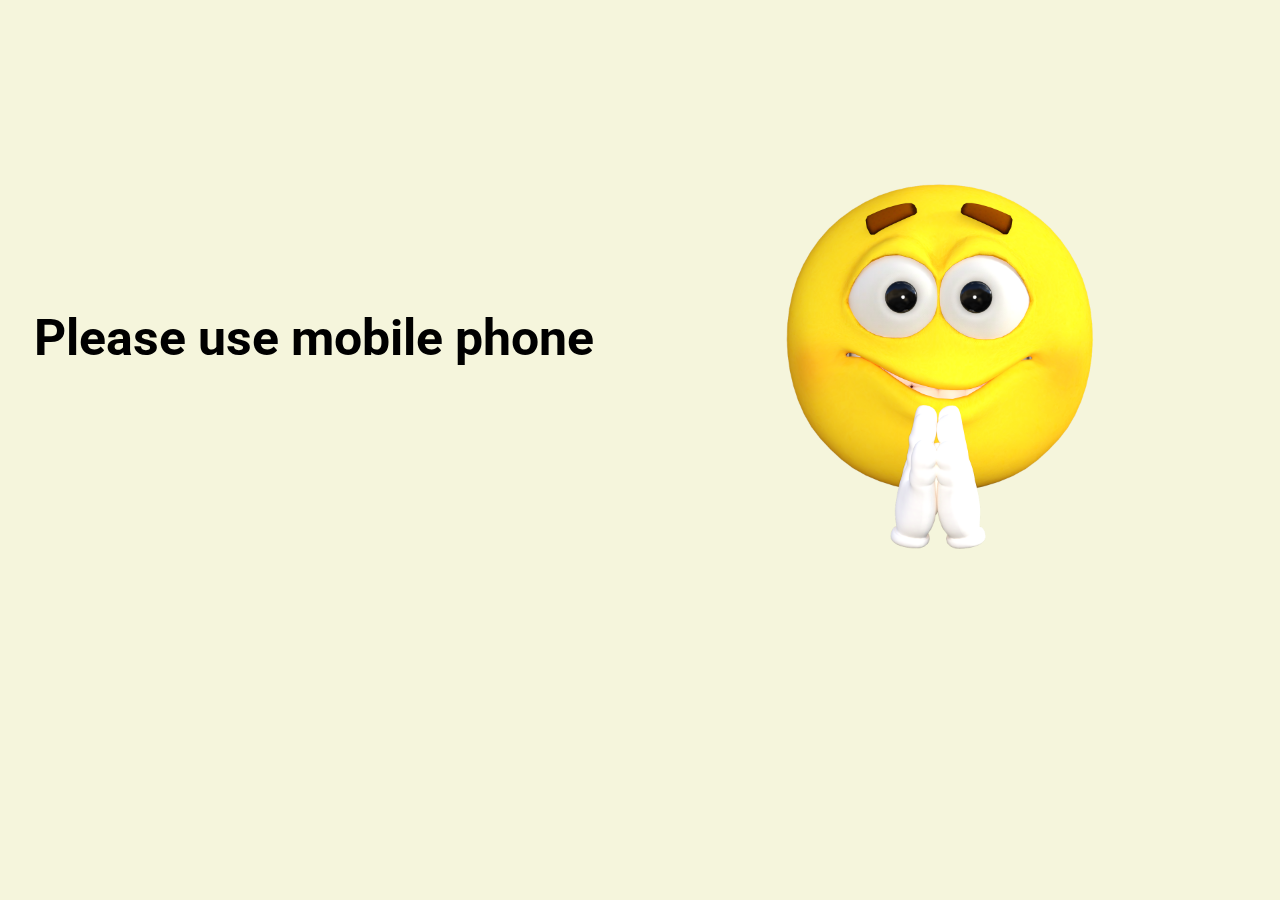
<file: index.html>
<!DOCTYPE html>
<html lang="en">

<head>
    <meta charset="UTF-8">
    <meta http-equiv="X-UA-Compatible" content="IE=edge">
    <meta name="viewport" content="width=device-width, initial-scale=1.0">
    <title>Document</title>
    <link rel="stylesheet" href="https://maxcdn.bootstrapcdn.com/bootstrap/4.5.2/css/bootstrap.min.css">
    <link rel="preconnect" href="https://fonts.googleapis.com">
    <link rel="preconnect" href="https://fonts.gstatic.com" crossorigin>
    <link href="https://fonts.googleapis.com/css2?family=Roboto&display=swap" rel="stylesheet">
    <link rel="stylesheet" href="./mobile.css">
</head>

<body>
    <div class="other-screen">Please use mobile phone 
        <img src="images/emoticon-1626442_1920.png" alt="">
    </div>
    <div class="login-background ">
        <div class="container-fluid statusbar">
            <div class="row">
                <div class="col-6 right-section"> 4:20 </div>
                <div class="col-6 d-flex justify-content-end align-items-center left-section">
                    <img src="images/signal.svg" alt="icon">
                    <img src="images/wifi.svg" alt="icon" class="mx-2">
                    <img src="images/battery.svg" alt="icon">
                </div>
            </div>
        </div>
        <div class="mx-4 page-alignment position-relative">
            <div class="app-description">
                <div class="logo">
                    <div class="logo-icon"> Q </div>
                    <div class="logo-name"> Quantum Wallet </div>
                </div>
                <div class="descritption">
                    <div class="description-head"> Keep your cards in one place </div>
                    <div class="heading-details"> Keep your cards in one safe place.We can
                        secure your information </div>
                </div>
            </div>
        </div>
        <div class="buttons">
            <a href="./login-2.html" class="btn button1"> Get started </a>  
            <a href="./login-2.html" class="btn button2 btn-secondary"> Log in </a>           
        </div>
        <script src="https://ajax.googleapis.com/ajax/libs/jquery/3.5.1/jquery.min.js"></script>
        <script src="https://cdnjs.cloudflare.com/ajax/libs/popper.js/1.16.0/umd/popper.min.js"></script>
        <script src="https://maxcdn.bootstrapcdn.com/bootstrap/4.5.2/js/bootstrap.min.js"></script>
    </div>
</body>
</html>
</file>
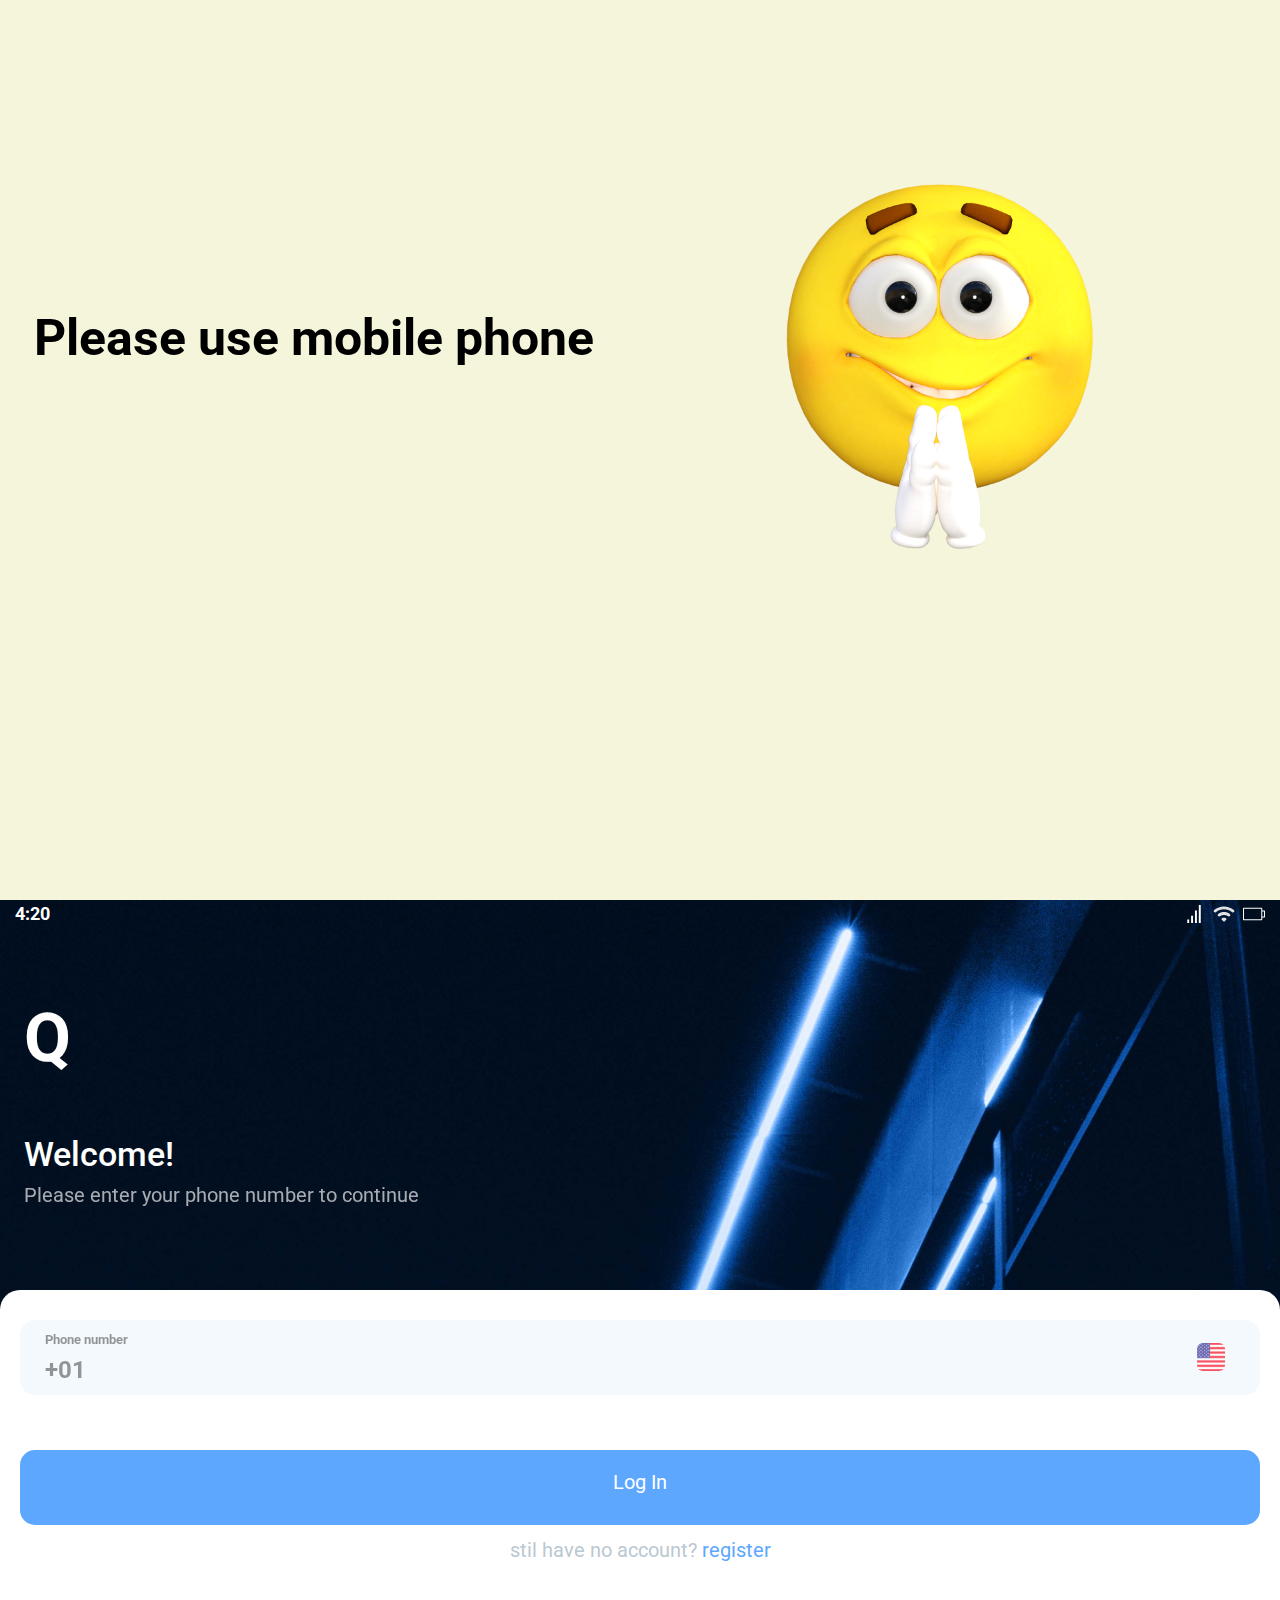
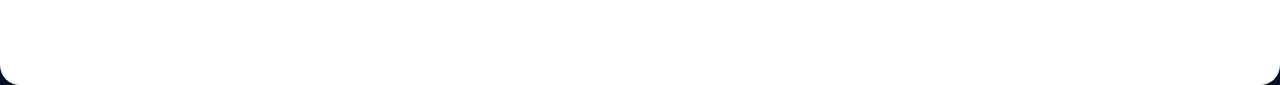
<file: login-2.html>
<!DOCTYPE html>
<html lang="en">

<head>
    <meta charset="UTF-8">
    <meta http-equiv="X-UA-Compatible" content="IE=edge">
    <meta name="viewport" content="width=device-width, initial-scale=1.0">
    <title>Document</title>
    <link rel="stylesheet" href="https://maxcdn.bootstrapcdn.com/bootstrap/4.5.2/css/bootstrap.min.css">
    <link rel="preconnect" href="https://fonts.googleapis.com">
    <link rel="preconnect" href="https://fonts.gstatic.com" crossorigin>
    <link href="https://fonts.googleapis.com/css2?family=Roboto&display=swap" rel="stylesheet">
    <link rel="stylesheet" href="./mobile.css">
</head>

<body>
    <div class="other-screen">Please use mobile phone 
        <img src="images/emoticon-1626442_1920.png" alt="">
    </div>
    <div class=" login-background-1">
        <div class="container-fluid statusbar">
            <div class="row">
                <div class="col-6 right-section"> 4:20 </div>
                <div class="col-6 d-flex justify-content-end align-items-center left-section">
                    <img src="images/signal.svg" alt="icon">
                    <img src="images/wifi.svg" alt="icon" class="mx-2">
                    <img src="images/battery.svg" alt="icon">
                </div>
            </div>
        </div>
        <div class="mx-4 page-alignment">
            <div class="app-description app-descritption-2">
                <div class="logo">
                    <div class="logo-icon"> Q </div>
                </div>
                <div class="descritption">
                    <div class="description-head descritption-head-2">Welcome!</div>
                    <div class="heading-details heading-details-2"> Please enter your phone number to continue</div>
                </div>
            </div>
        </div>
        <div class="box">
            <div class="phone-number">
                <label for="number" class="number"> Phone number </label>
                <label for="number" class="country-code">+01 </label>
                <input type="tel" id="number" name="phone" pattern="[0-9]{3}-[0-9]{4}-[0-9]{3}" required>
                <label for="number"> <img src="images/flag.svg" alt="country"> </label>
            </div>
            <a href="./verification-code.html" class="btn button1 login-btn"> Log In </a> 
            <div class="account-info">
               <a href="./login-3.html"> <span>stil have no account?</span> <span>register </span> </a>
            </div>
        </div>
       
        <script src="https://ajax.googleapis.com/ajax/libs/jquery/3.5.1/jquery.min.js"></script>
        <script src="https://cdnjs.cloudflare.com/ajax/libs/popper.js/1.16.0/umd/popper.min.js"></script>
        <script src="https://maxcdn.bootstrapcdn.com/bootstrap/4.5.2/js/bootstrap.min.js"></script>
    </div>
</body>
</html>
</file>
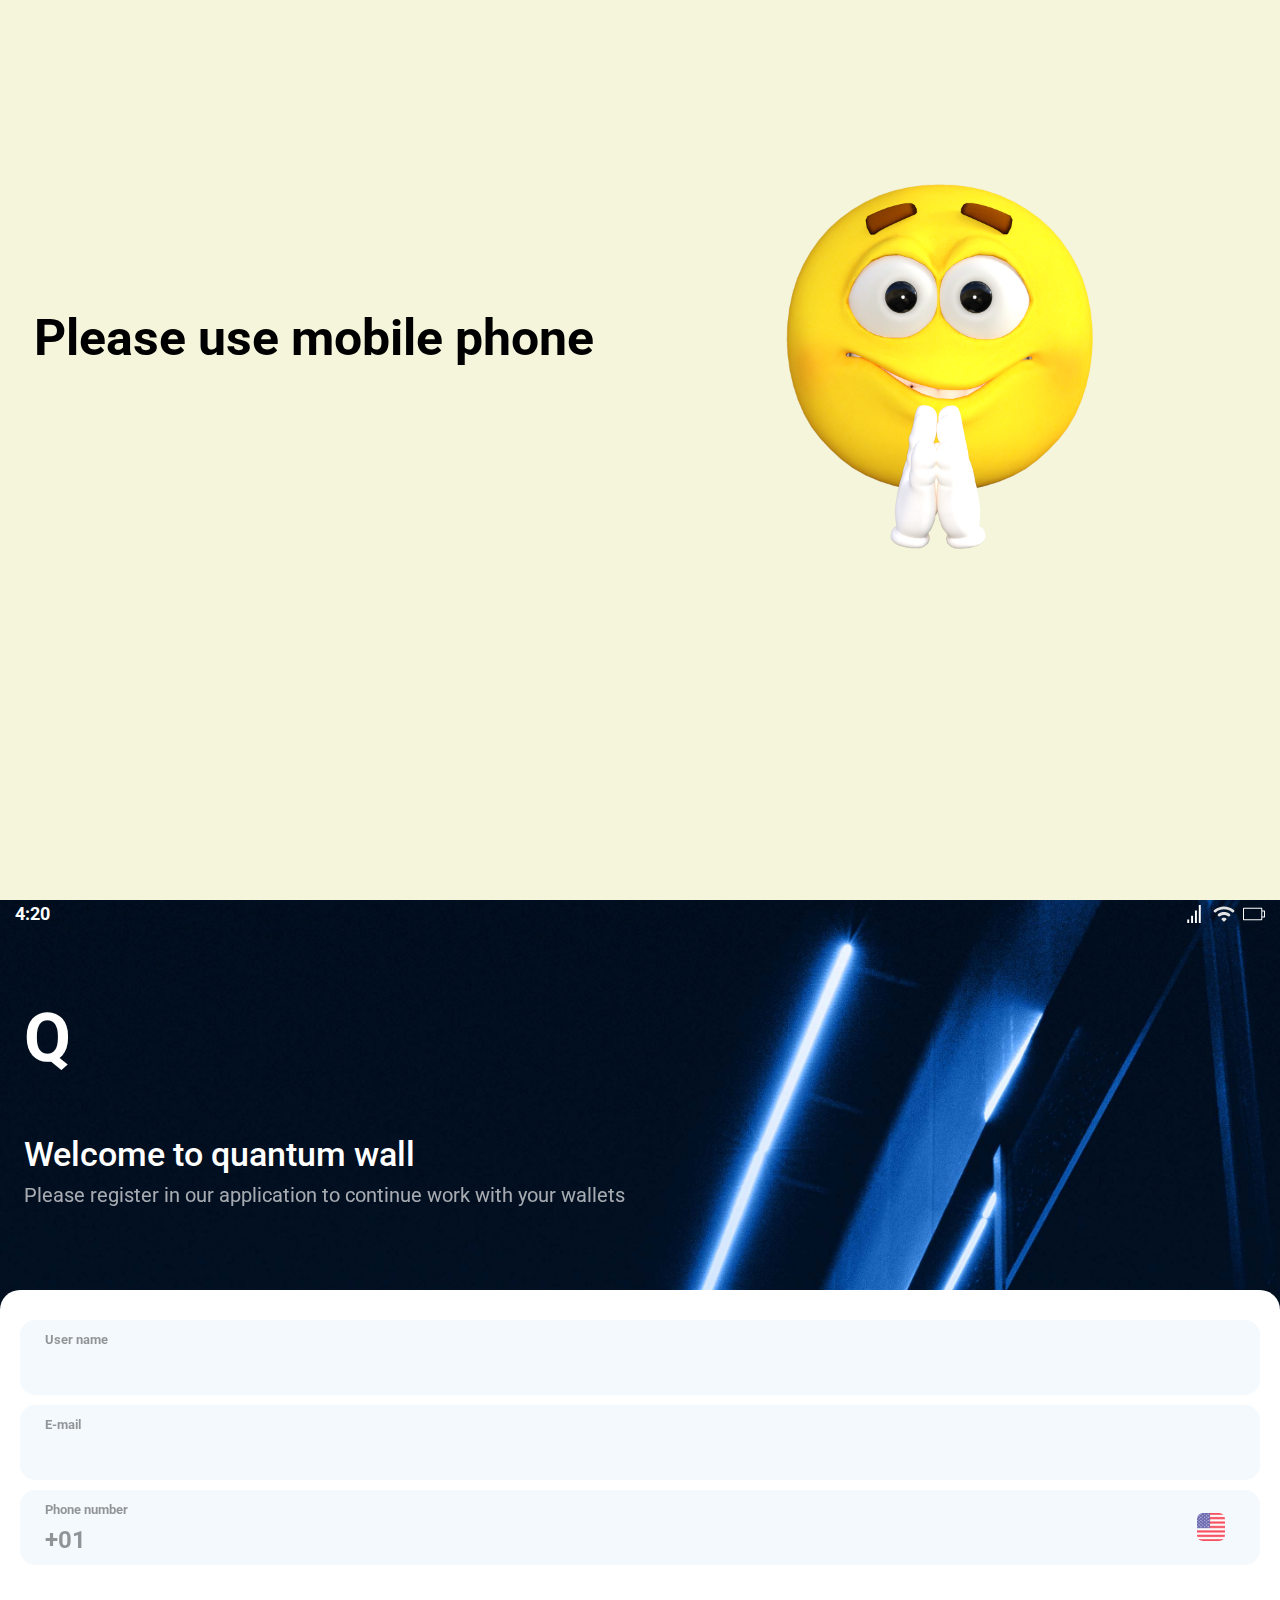
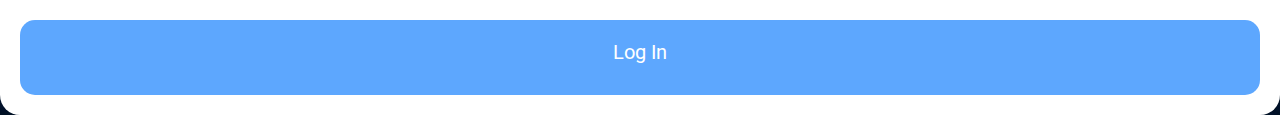
<file: login-3.html>
<!DOCTYPE html>
<html lang="en">

<head>
    <meta charset="UTF-8">
    <meta http-equiv="X-UA-Compatible" content="IE=edge">
    <meta name="viewport" content="width=device-width, initial-scale=1.0">
    <title>Document</title>
    <link rel="stylesheet" href="https://maxcdn.bootstrapcdn.com/bootstrap/4.5.2/css/bootstrap.min.css">
    <link rel="preconnect" href="https://fonts.googleapis.com">
    <link rel="preconnect" href="https://fonts.gstatic.com" crossorigin>
    <link href="https://fonts.googleapis.com/css2?family=Roboto&display=swap" rel="stylesheet">
    <link rel="stylesheet" href="./mobile.css">
</head>

<body>
    <div class="other-screen">Please use mobile phone 
        <img src="images/emoticon-1626442_1920.png" alt="">
    </div>
    <div class=" login-background-1">
        <div class="container-fluid statusbar">
            <div class="row">
                <div class="col-6 right-section"> 4:20 </div>
                <div class="col-6 d-flex justify-content-end align-items-center left-section">
                    <img src="images/signal.svg" alt="icon">
                    <img src="images/wifi.svg" alt="icon" class="mx-2">
                    <img src="images/battery.svg" alt="icon">
                </div>
            </div>
        </div>
        <div class="mx-4 page-alignment page-alignment-page3">
            <div class="app-description app-descritption-2">
                <div class="logo">
                    <div class="logo-icon"> Q </div>
                </div>
                <div class="descritption">
                    <div class="description-head descritption-head-2">Welcome to quantum wall</div>
                    <div class="heading-details heading-details-2"> Please register in our application to continue work with your wallets </div>
                </div>
            </div>
        </div>
        <div class="box box-page3">
            <div class="phone-number">
                <label for="=name" class="number"> User name </label>
                <input type="text" id="number-1" name="name" required>
            </div>
            <div class="phone-number">
                <label for="email" class="number"> E-mail </label>
                <input type="text" id="number-1" name="email" required>
            </div>
            <div class="phone-number">
                <label for="number" class="number"> Phone number </label>
                <label for="number" class="country-code">+01 </label>
                <input type="tel" id="number" name="phone" pattern="[0-9]{3}-[0-9]{4}-[0-9]{3}" required>
                <label for="number"> <img src="images/flag.svg" alt="country"> </label>
            </div>
            <a href="./login-sucess.html" class="btn button1 login-btn"> Log In </a> 
        </div>
       
        <script src="https://ajax.googleapis.com/ajax/libs/jquery/3.5.1/jquery.min.js"></script>
        <script src="https://cdnjs.cloudflare.com/ajax/libs/popper.js/1.16.0/umd/popper.min.js"></script>
        <script src="https://maxcdn.bootstrapcdn.com/bootstrap/4.5.2/js/bootstrap.min.js"></script>
    </div>
</body>
</html>
</file>
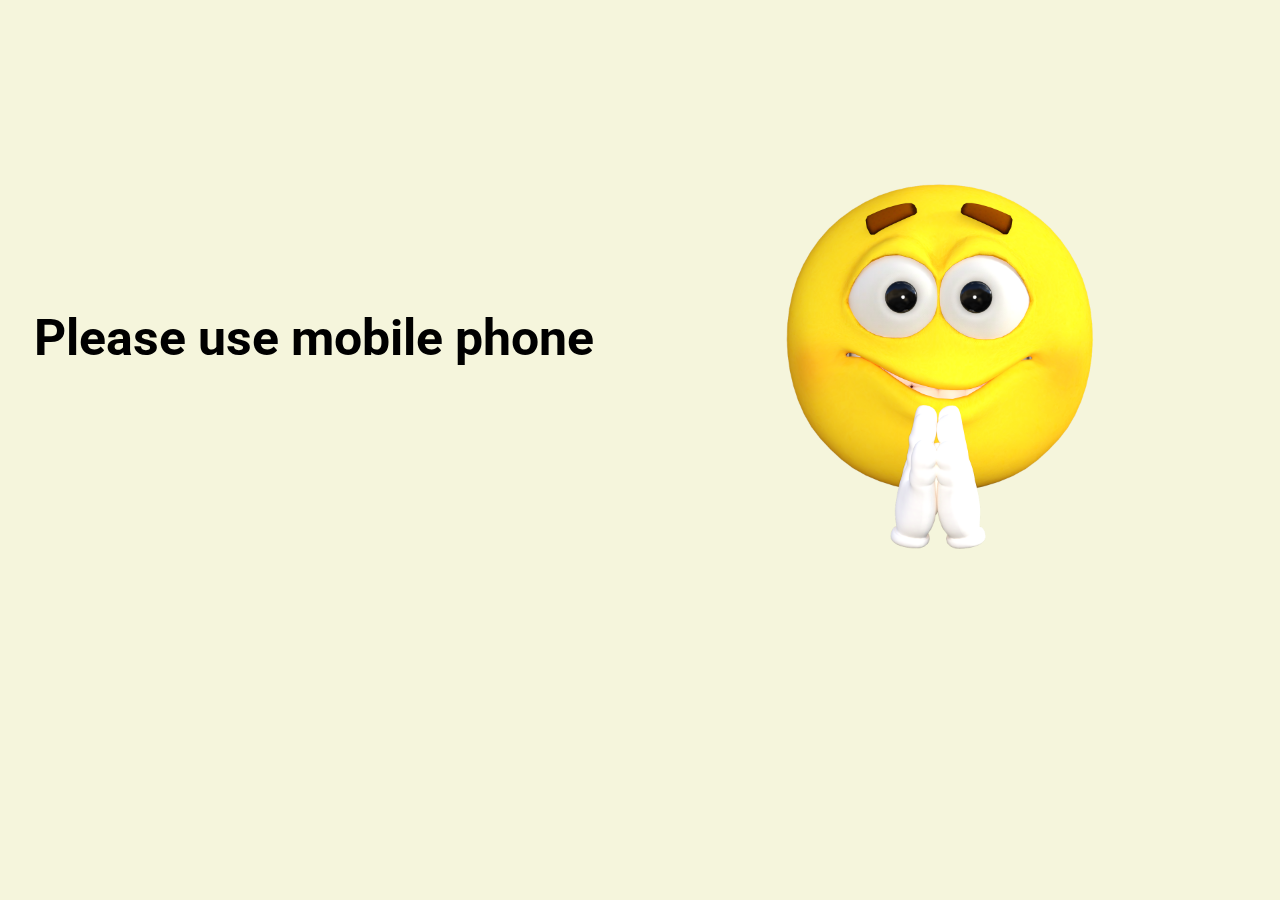
<file: login-sucess.html>
<!DOCTYPE html>
<html lang="en">

<head>
    <meta charset="UTF-8">
    <meta http-equiv="X-UA-Compatible" content="IE=edge">
    <meta name="viewport" content="width=device-width, initial-scale=1.0">
    <title>Document</title>
    <link rel="stylesheet" href="https://maxcdn.bootstrapcdn.com/bootstrap/4.5.2/css/bootstrap.min.css">
    <link rel="preconnect" href="https://fonts.googleapis.com">
    <link rel="preconnect" href="https://fonts.gstatic.com" crossorigin>
    <link href="https://fonts.googleapis.com/css2?family=Roboto&display=swap" rel="stylesheet">
    <link rel="stylesheet" href="./mobile.css">
</head>

<body>
    <div class="other-screen">Please use mobile phone 
        <img src="images/emoticon-1626442_1920.png" alt="">
    </div>
    <div class="login-background last-page ">
        <div class="container-fluid statusbar">
            <div class="row">
                <div class="col-6 right-section"> 4:20 </div>
                <div class="col-6 d-flex justify-content-end align-items-center left-section">
                    <img src="images/signal.svg" alt="icon">
                    <img src="images/wifi.svg" alt="icon" class="mx-2">
                    <img src="images/battery.svg" alt="icon">
                </div>
                <div class="verification-sucess">
                    <img src="images/check-mark.png" alt="right">
                    <div class="mt-4">Verification Sucess</div>
                </div>
            </div>
        </div>
        <script src="https://ajax.googleapis.com/ajax/libs/jquery/3.5.1/jquery.min.js"></script>
        <script src="https://cdnjs.cloudflare.com/ajax/libs/popper.js/1.16.0/umd/popper.min.js"></script>
        <script src="https://maxcdn.bootstrapcdn.com/bootstrap/4.5.2/js/bootstrap.min.js"></script>
    </div>
</body>
</html>
</file>
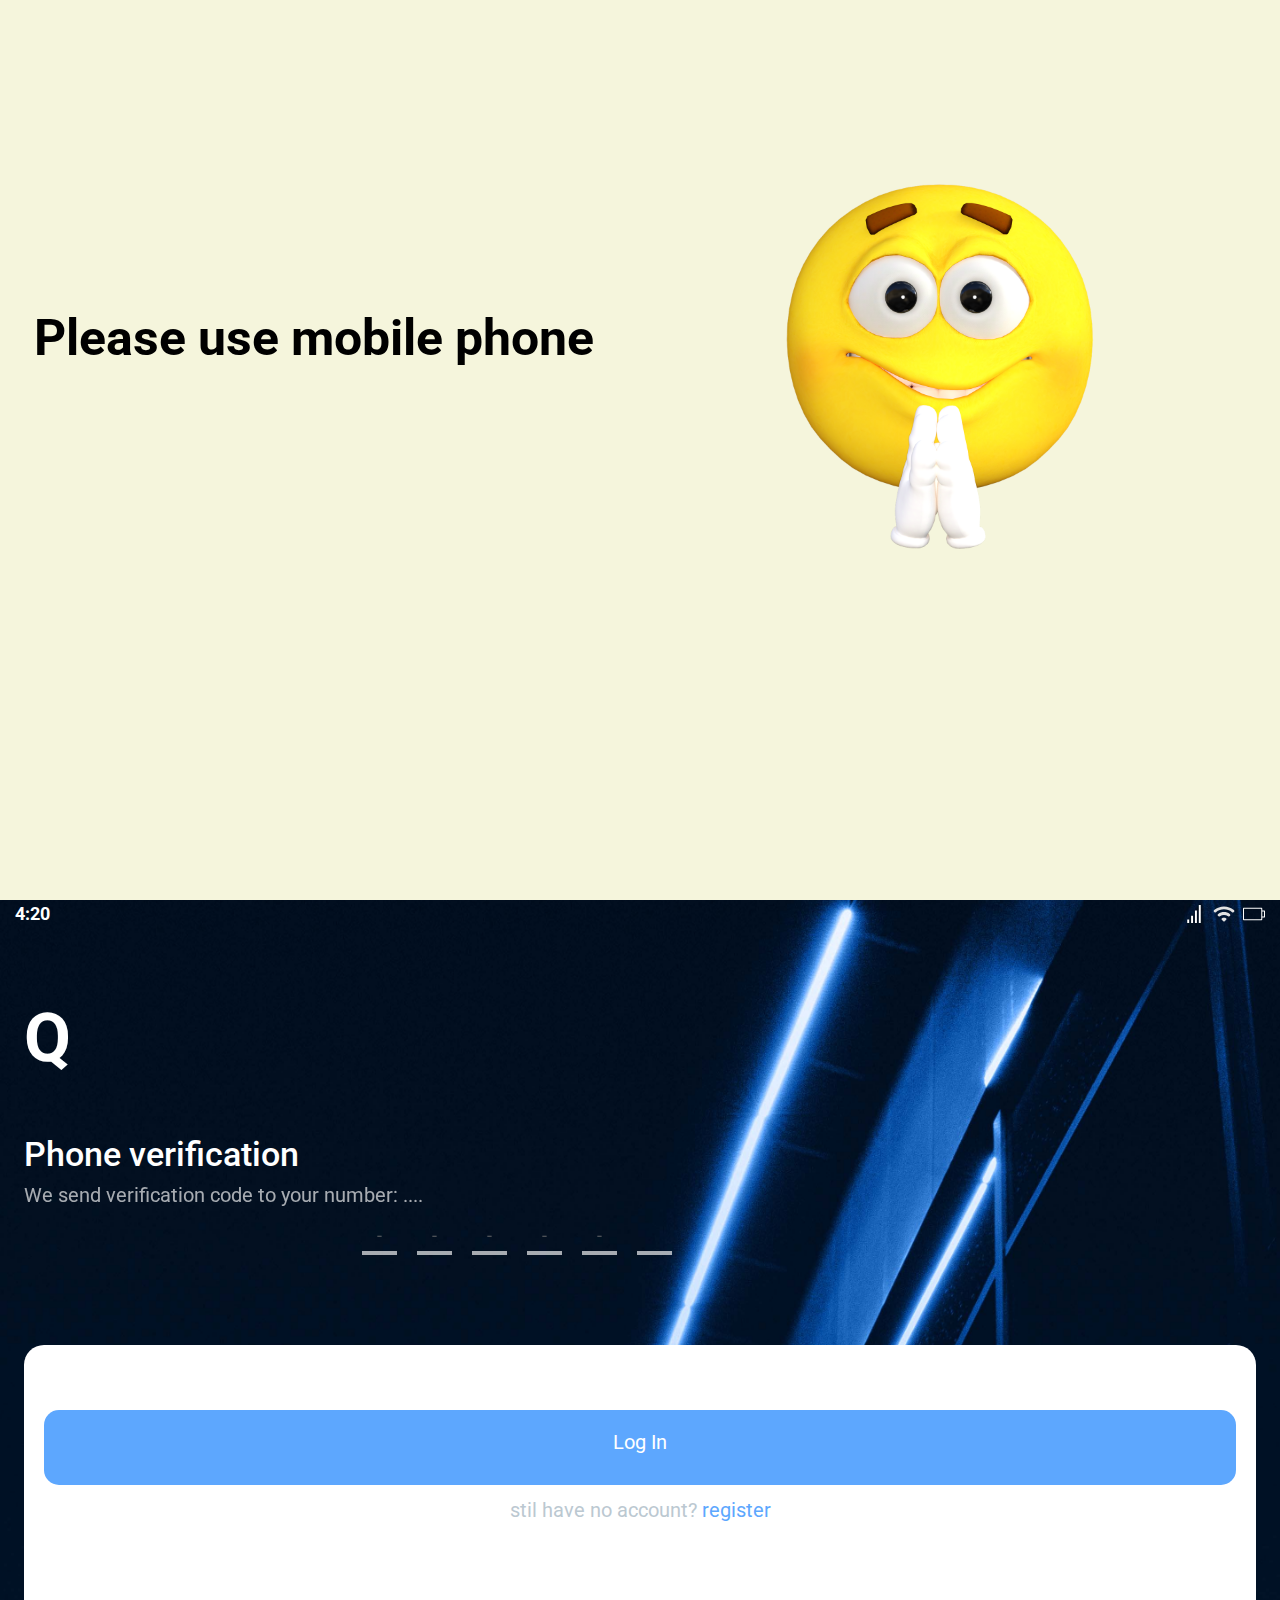
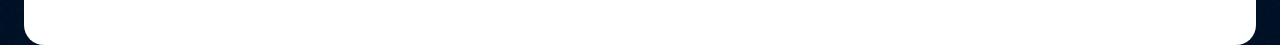
<file: verification-code.html>
<!DOCTYPE html>
<html lang="en">

<head>
    <meta charset="UTF-8">
    <meta http-equiv="X-UA-Compatible" content="IE=edge">
    <meta name="viewport" content="width=device-width, initial-scale=1.0">
    <title>Document</title>
    <link rel="stylesheet" href="https://maxcdn.bootstrapcdn.com/bootstrap/4.5.2/css/bootstrap.min.css">
    <link rel="preconnect" href="https://fonts.googleapis.com">
    <link rel="preconnect" href="https://fonts.gstatic.com" crossorigin>
    <link href="https://fonts.googleapis.com/css2?family=Roboto&display=swap" rel="stylesheet">
    <link rel="stylesheet" href="./mobile.css">
</head>

<body>
    <div class="other-screen">Please use mobile phone 
        <img src="images/emoticon-1626442_1920.png" alt="">
    </div>
    <div class=" login-background-1">
        <div class="container-fluid statusbar">
            <div class="row">
                <div class="col-6 right-section"> 4:20 </div>
                <div class="col-6 d-flex justify-content-end align-items-center left-section">
                    <img src="images/signal.svg" alt="icon">
                    <img src="images/wifi.svg" alt="icon" class="mx-2">
                    <img src="images/battery.svg" alt="icon">
                </div>
            </div>
        </div>
        <div class="mx-4 page-alignment">
            <div class="app-description app-descritption-2">
                <div class="logo">
                    <div class="logo-icon"> Q </div>
                </div>
                <div class="descritption">
                    <div class="description-head descritption-head-2">Phone verification</div>
                    <div class="heading-details heading-details-2"> We send verification code to your number: .... <div>
                    <div class="input-code">
                        <input type="text" maxlength="1" id="ist" onkeyup = "clickevent(this,'sec')" placeholder="-" >
                        <input type="text" maxlength="1" id="sec" onkeyup = "clickevent(this,'third')" placeholder="-" >
                        <input type="text" maxlength="1" id="third" onkeyup = " clickevent(this,'fourth')" placeholder="-">
                        <input type="text" maxlength="1" id="fourth" onkeyup = "clickevent(this,'fifth')" placeholder="-">
                        <input type="text" maxlength="1" id="fifth" onkeyup = "clickevent(this,'sixth')" placeholder="-">
                        <input type="text" maxlength="1" id="sixth" >
                    </div>
                </div>
            </div>
        </div>
        <div class="box"> 
            <a href="./login-sucess.html" class="btn button1 login-btn"> Log In </a> 
            <div class="account-info">
               <a href="./login-3.html"> <span>stil have no account?</span> <span>register </span> </a>
            </div>
        </div>
        <script src="https://ajax.googleapis.com/ajax/libs/jquery/3.5.1/jquery.min.js"></script>
        <script src="https://cdnjs.cloudflare.com/ajax/libs/popper.js/1.16.0/umd/popper.min.js"></script>
        <script src="https://maxcdn.bootstrapcdn.com/bootstrap/4.5.2/js/bootstrap.min.js"></script>

        <script type="text/javascript">
            function clickevent(first,last)
            {
                if(first.value.length)
                {
                  document.getElementByid(last).focus();
                }
            }
        </script>
    </div>
</body>
</html>
</file>
<file: mobile.css>
body{
   margin: 0;
   font-family: 'Roboto', sans-serif;
}
.login-background{
   background-image: url("images/background-image.jpg");
   background-repeat: no-repeat;
   background-size: cover;
   background-position: center;
   /* height: 100vh; */
   color: white;
   /* width: 411px;
   height: 823px; */
}
.login-background-1{
   background-image: url("images/background-image.jpg");
   background-repeat: no-repeat;
   background-size: cover;
   background-position: center;
   color: white;
}
.statusbar{
  
}
.page-alignment{
   /* height: 45vh; */
   position: relative;
}
.right-section{
   font-size: 18px;
   font-weight: bold;
}
.left-section img{
   width: 22px;
   height: 18px;
   filter:invert(100%);
}
.app-description{
   color:white;
   text-align: center;
   margin-top: 60px;
}
.logo{
   font-weight: bold;
}
.logo-icon{
   font-size: 68px;
}
.logo-name{
   font-size: 34px;
   margin-top: 8px;
}
.description{
   margin-top: 35px;
}
.description-head{
   font-size: 26px;
   margin-top: 40px;
}
.heading-details{
   font-size: 20px;
   opacity: 65%;
   margin-top: 12px;
}
.buttons{
    text-align: center;
    width: 88%;
    margin: 15px 6%;
    padding-bottom: 68px;
}
.button1 {
   background-color: #5DA7FE;
   padding: 16px 0;
    width: 100%;
    margin-top: 20px;
    border-radius: 15px;
    font-size: 20px;
    color: white;
}
.button2 {
    width: 100%;
    padding: 16px 0;
    margin-top: 20px;
    border-radius: 15px;
    font-size: 20px;
}
@media screen and (min-height: 700px){
   .login-background{
      height: 100vh;
   }
   .buttons{
      margin-top: 100px;
   }
}
/* Next page */ /* Next page */ /* Next page */ /* Next page *//* Next page */
                        /*login-2 page*/
.app-descritption-2{
   text-align: left;
}
.descritption-head-2{
   font-size: 34px;
   font-weight: 500;
}
.heading-details-2{
   width: 80%;
   margin-top: 0;
} 
.box{
   padding: 20px;
    /* height: 43vh; */
    /* width: 100%; */
    background-color: white;
    border-radius: 20px;
    position: relative;
    margin-top: 80px;
}
.phone-number{
   background-color: #F4F9FD;
   max-width: 100%;
   position: relative;
   border-radius: 15px;
   height: 75px;
   margin: 10px 0;
}
.number{
   font-size: small;
   font-weight: bold;
   opacity: 40%;
   position: absolute;
   top: 10px;
   color: black;
   left: 25px;
}
.country-code{
   font-size: 24px;
   font-weight: bold;
   opacity: 40%;
   position: absolute;
   top: 32px;
   color: black;
   left: 25px;
}
#number{
   background-color: #F4F9FD;
   position: absolute;
   top: 32px;
   font-size: 20px;
   border: 0;
   left: 75px;
   outline: none;
   width: 60%;
}
.box label img{
   border-radius: 6px;
    position: absolute;
    right: 35px;
    top: 30%;
}
.login-btn{
   height: 75px;
   margin-top: 45px;
}
.account-info {
   margin-top: 10px;
   text-align: center;
   margin-bottom: 100px;
}
.account-info a{
   font-size: 20px;
   color: #BBC8D1;
   text-decoration: none;
}
.account-info a span:nth-child(2) {
   color: #5DA7FE;
}
/* Next page */ /* Next page */ /* Next page */ /* Next page *//* Next page */
                           /*login-3 page*/

.account-info-3{
   margin-bottom: 0;
}
#number-1{
   background-color: #F4F9FD;
   position: absolute;
   top: 32px;
   font-size: 20px;
   border: 0;
   left: 25px;
   width: 90%;
   outline: none;
}
/* Next page */ /* Next page */ /* Next page */ /* Next page *//* Next page */
                           /*last page*/
.input-code{
   display: flex;
   justify-content: center;
}
.input-code input{
   margin: 10px;
   height: 35px;
   width: 35px;
   border: none;
   text-align: center;
   font-size: 1.1rem;
   background: transparent;
   border-bottom: 4px solid white;
   color: white;
}
/* Next page */ /* Next page */ /* Next page */ /* Next page *//* Next page */
                           /*last page*/
.last-page{
   height: 100vh;
}
.verification-sucess{
   text-align: center;
   margin-top: 50%;
}
.verification-sucess img{
   filter: invert(1);
   width: 20%;
}
/* Media queary */ /* Media queary */ /* Media queary */ /* Media queary */

@media screen and (min-width: 500px){
   .login-background{
      display:none;
   }
   .other-screen{
      font-size: 50px;
      font-weight: bold;
      color: black;
      text-align: center;
      padding-top: 10%;
      background-color: beige;
      height: 100vh;
   }
   .other-screen img{
      width: 50%;
   }
}
@media screen and (max-width: 500px){
   .other-screen{
      display: none;
   }
}
@media screen and (max-width: 330px){
   .logo-icon{
      font-size: 45px;
   }
   .logo-name {
      font-size: 26px;
      margin-top:0;
   }
   .description-head {
      font-size: 18px;
      margin-top: 30px;
   }
   .heading-details {
      font-size: 11px;
      opacity: 65%;
      margin-top: 6px;
   }
   .button1{
      background-color: #5DA7FE;
      padding: 12px 0;
      width: 100%;
      margin-top: 16px;
      border-radius: 15px;
      font-size: 12px;
      color: white;
   }
   .button2 {
      width: 100%;
      padding: 12px 0;
      margin-top: 16px;
      border-radius: 15px;
      font-size: 12px;
   }
   .box{
      /* padding: 25px;
      height: 38vh; */
   }
   .phone-number {
      height: 55px;
   }
   .number{
      font-size: 10px;
      top: 5px;
      left: 20px;
   }
   .country-code {
      font-size: 18px;
      top: 22px;
      left: 20px;
  }
  #number {
      top: 22px;
      font-size: 15px;
      left: 58px;
      width: 45%;
   }
   .login-btn {
      height: 55px;
      padding: 0;
      margin-top: 30px;
   }
   .account-info {
      margin-bottom: 10px;
   }
   .account-info a{
      font-size: 12px;
   }
   #number-1 {
      top: 22px;
      font-size: 15px;
      left: 20px;
  }
}
</file>
